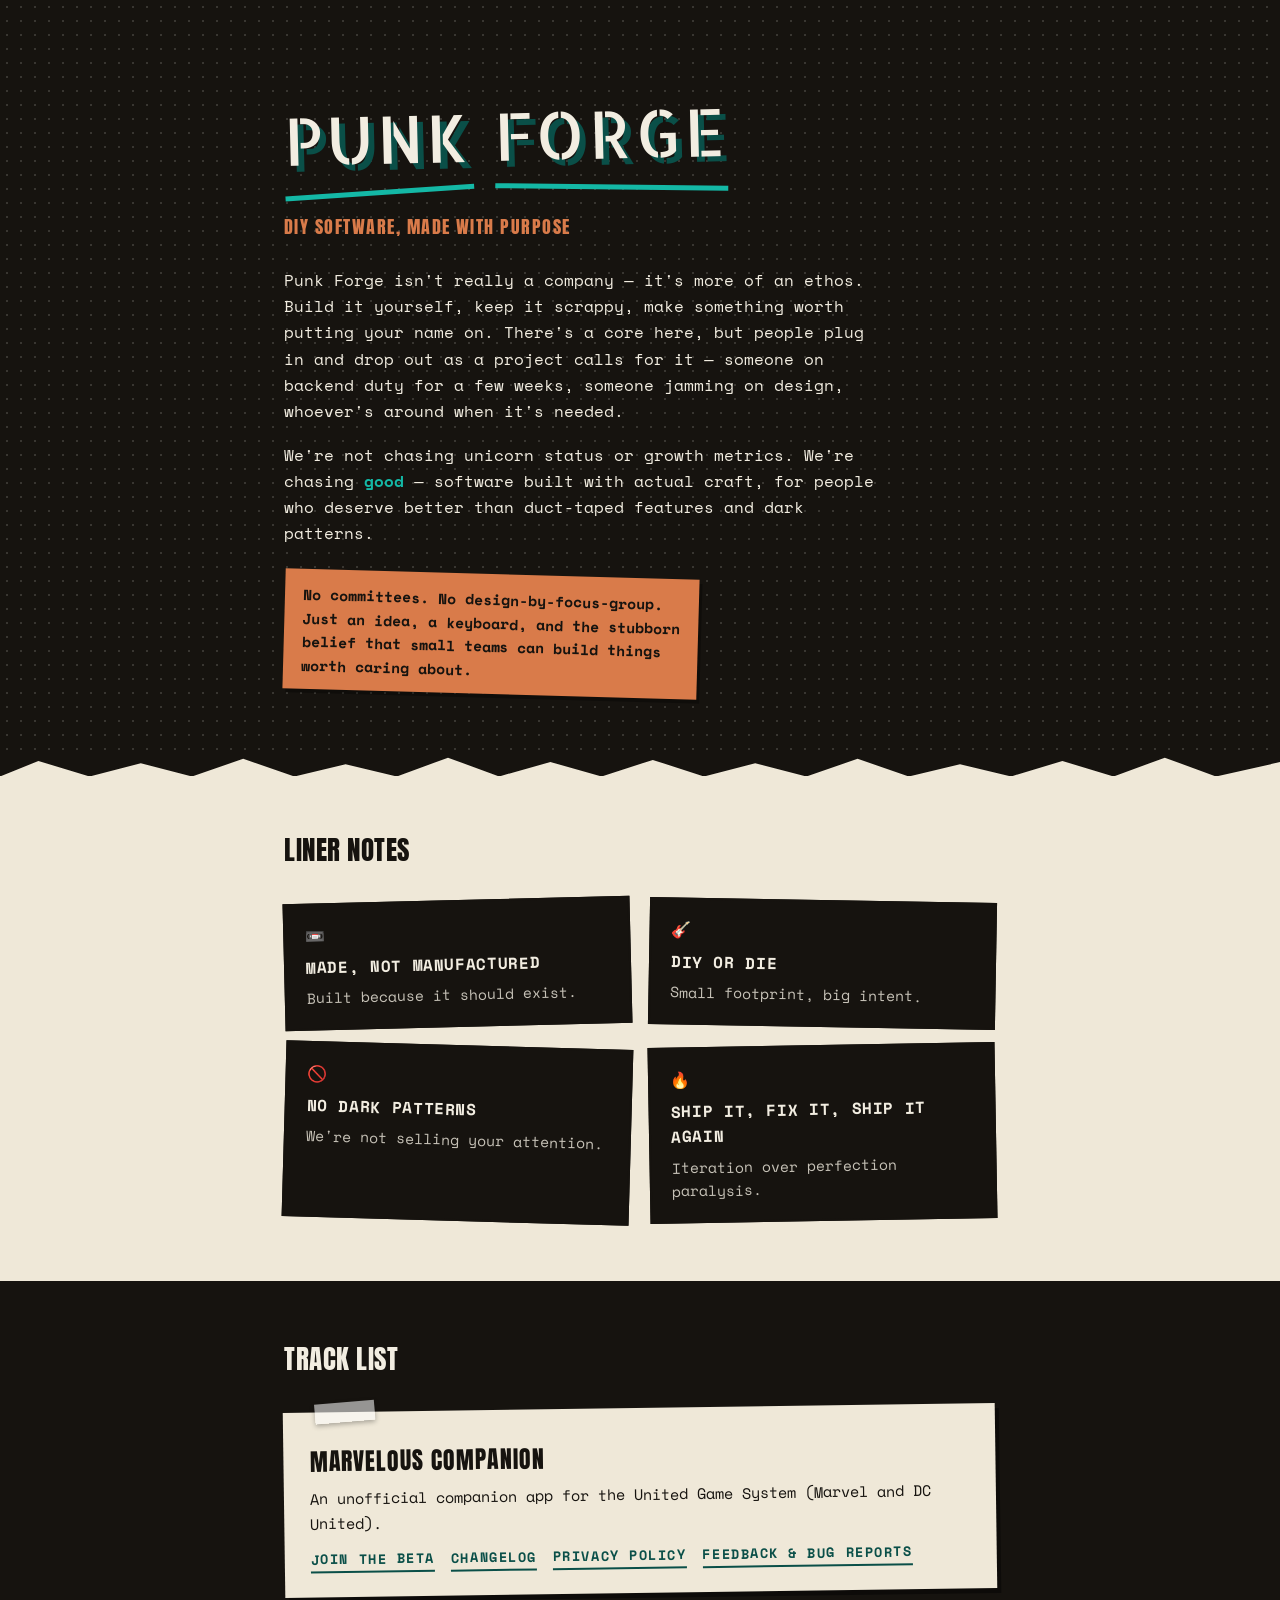
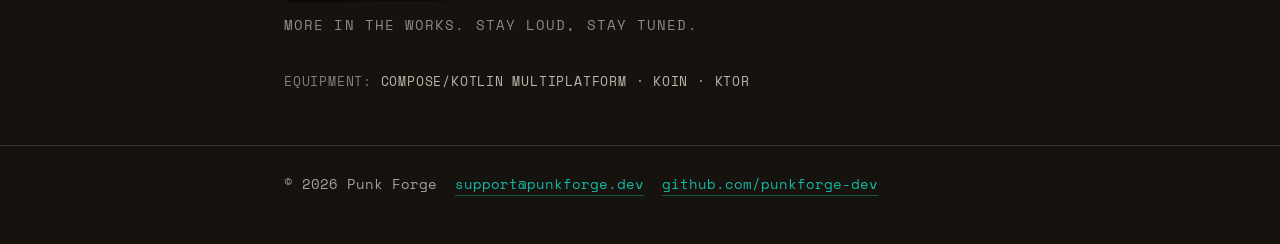
<file: index.html>
<!DOCTYPE html>
<html lang="en">
<head>
<meta charset="UTF-8">
<meta name="viewport" content="width=device-width, initial-scale=1.0">
<title>Punk Forge — DIY software, made with purpose</title>
<link rel="preconnect" href="https://fonts.googleapis.com">
<link rel="preconnect" href="https://fonts.gstatic.com" crossorigin>
<link href="https://fonts.googleapis.com/css2?family=Allerta+Stencil&family=Anton&family=Space+Mono:wght@400;700&display=swap" rel="stylesheet">
<link rel="icon" type="image/svg+xml" href="/assets/favicon.svg">
<link rel="stylesheet" href="/assets/style.css">
<style>
  /* ---------- Hero ---------- */

  .hero {
    position: relative;
    padding: 90px 0 60px;
    background-image: radial-gradient(var(--line) 1px, transparent 1px);
    background-size: 14px 14px;
    overflow: hidden;
  }

  .wordmark-wrap {
    margin-bottom: 20px;
  }

  .wordmark {
    position: relative;
    display: inline-block;
    font-family: 'Allerta Stencil', sans-serif;
    font-weight: 400;
    text-transform: uppercase;
    letter-spacing: 0.05em;
    font-size: clamp(2.3rem, 8.5vw, 4.1rem);
    line-height: 1.4;
    color: var(--cream-text);
    transform: rotate(-1.4deg);
    text-shadow: 6px 6px 0 var(--teal-dark);
  }

  .wordmark .word {
    position: relative;
    display: inline-block;
  }
  .wordmark .word::after {
    content: "";
    position: absolute;
    left: 0;
    bottom: -10px;
    width: 100%;
    height: 5px;
    background: var(--teal);
  }
  .wordmark .word:first-child::after { transform: rotate(-2.5deg); }
  .wordmark .word:last-child::after { transform: rotate(2deg); }

  .patch h1 {
    margin: 0;
    font-family: 'Allerta Stencil', sans-serif;
    font-weight: 400;
    text-transform: uppercase;
    letter-spacing: 0.05em;
    color: var(--ink-black);
    font-size: clamp(1.8rem, 6vw, 2.9rem);
    line-height: 1.05;
    text-align: center;
    white-space: nowrap;
  }

  /* ---------- Setlist (paper-section) + Forging (apps) ---------- */

  .paper-section h2, .apps h2 {
    font-size: 1.7rem;
    margin: 0 0 28px;
  }

  .apps { background: var(--ink-black); padding: 56px 0 40px; }

  .coming-soon {
    margin-top: 22px;
    font-size: 0.85rem;
    text-transform: uppercase;
    letter-spacing: 0.08em;
    color: rgba(242,237,225,0.55);
  }

  .equipment {
    margin-top: 34px;
    font-size: 0.82rem;
    color: rgba(242,237,225,0.5);
    text-transform: uppercase;
    letter-spacing: 0.06em;
  }
  .equipment span { color: rgba(242,237,225,0.75); }
</style>
</head>
<body>

  <section class="hero">
    <div class="wrap">
      <div class="wordmark-wrap">
        <h1 class="wordmark"><span class="word">Punk</span> <span class="word">Forge</span></h1>
      </div>
      <p class="tagline">DIY software, made with purpose</p>
      <p class="lede">
        Punk Forge isn't really a company — it's more of an ethos. Build it
        yourself, keep it scrappy, make something worth putting your name
        on. There's a core here, but people plug in and drop out as a
        project calls for it — someone on backend duty for a few weeks,
        someone jamming on design, whoever's around when it's needed.
      </p>
      <p class="lede">
        We're not chasing unicorn status or growth metrics. We're chasing
        <strong>good</strong> — software built with actual craft, for
        people who deserve better than duct-taped features and dark
        patterns.
      </p>
      <div class="sticky-note">
        No committees. No design-by-focus-group. Just an idea, a keyboard,
        and the stubborn belief that small teams can build things worth
        caring about.
      </div>
    </div>
  </section>

  <div class="torn"></div>

  <section class="paper-section">
    <div class="wrap">
      <h2>Liner Notes</h2>
      <div class="cards">
        <div class="card">
          <div class="mark">📼</div>
          <h3>Made, not manufactured</h3>
          <p>Built because it should exist.</p>
        </div>
        <div class="card">
          <div class="mark">🎸</div>
          <h3>DIY or die</h3>
          <p>Small footprint, big intent.</p>
        </div>
        <div class="card">
          <div class="mark">🚫</div>
          <h3>No dark patterns</h3>
          <p>We're not selling your attention.</p>
        </div>
        <div class="card">
          <div class="mark">🔥</div>
          <h3>Ship it, fix it, ship it again</h3>
          <p>Iteration over perfection paralysis.</p>
        </div>
      </div>
    </div>
  </section>

  <section class="apps">
    <div class="wrap">
      <h2>Track List</h2>
      <div class="app-card">
        <h3>Marvelous Companion</h3>
        <p>An unofficial companion app for the United Game System (Marvel and DC United).</p>
        <div class="app-links">
          <a href="https://discord.gg/6PDXRXaq2K">Join the Beta</a>
          <a href="/marvelous-companion/changelog">Changelog</a>
          <a href="/marvelous-companion/privacy">Privacy Policy</a>
          <a href="/feedback">Feedback &amp; Bug Reports</a>
        </div>
      </div>
      <p class="coming-soon">More in the works. Stay loud, stay tuned.</p>
      <p class="equipment">Equipment: <span>Compose/Kotlin Multiplatform · Koin · Ktor</span></p>
    </div>
  </section>

  <footer>
    <div class="wrap row">
      <span>&copy; 2026 Punk Forge</span>
      <a href="mailto:support@punkforge.dev">support@punkforge.dev</a>
      <a href="https://github.com/punkforge-dev">github.com/punkforge-dev</a>
    </div>
  </footer>

</body>
</html>
</file>
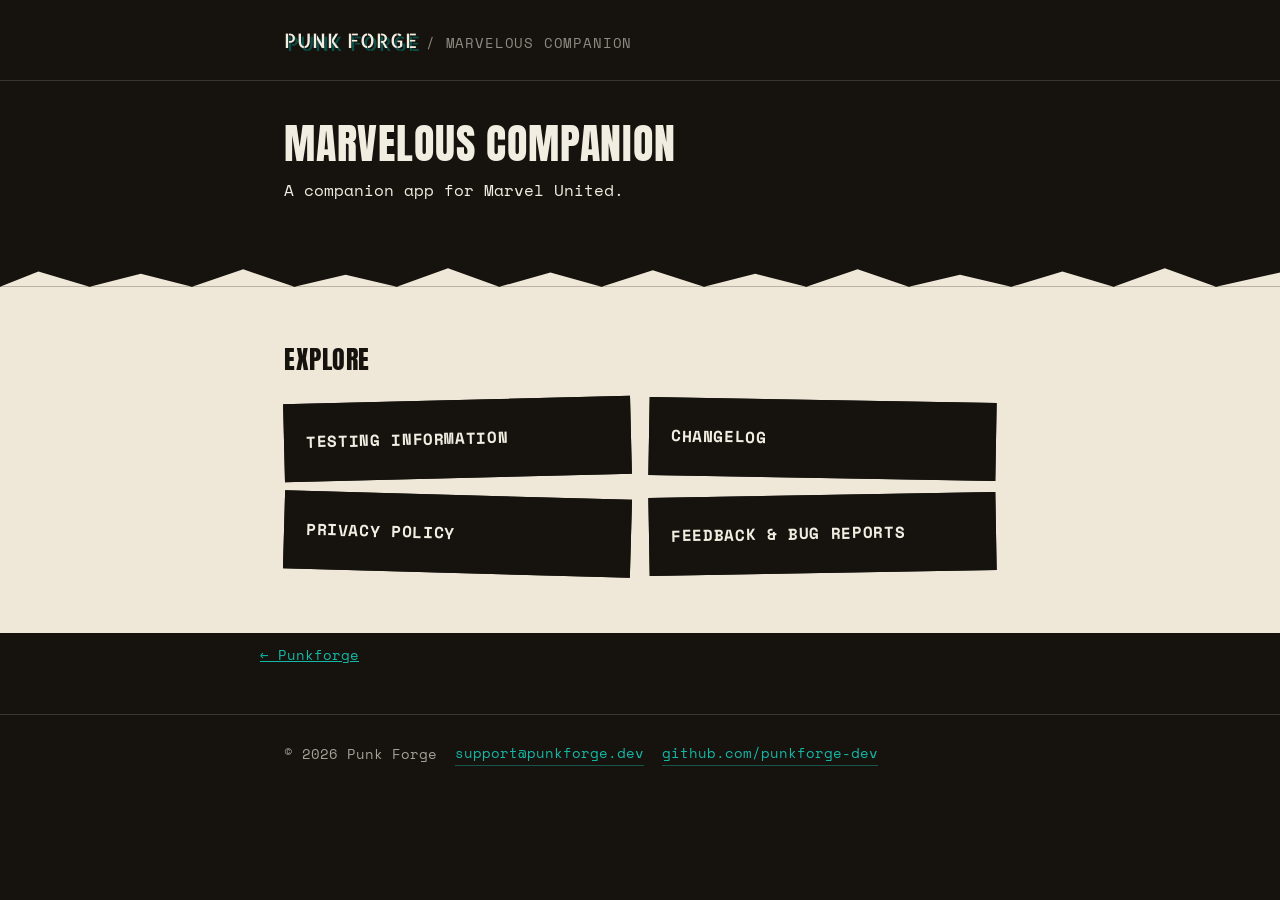
<file: marvelous-companion/index.html>
<!DOCTYPE html>
<html lang="en">
<head>
<meta charset="UTF-8">
<meta name="viewport" content="width=device-width, initial-scale=1.0">
<title>Marvelous Companion</title>
<link rel="preconnect" href="https://fonts.googleapis.com">
<link rel="preconnect" href="https://fonts.gstatic.com" crossorigin>
<link href="https://fonts.googleapis.com/css2?family=Allerta+Stencil&family=Anton&family=Space+Mono:wght@400;700&display=swap" rel="stylesheet">
<link rel="icon" type="image/svg+xml" href="/assets/favicon.svg">
<link rel="stylesheet" href="/assets/style.css">
<style>
  .hero-simple { padding: 40px 0 44px; }
</style>
</head>
<body>

  <div class="site-header">
    <div class="wrap">
      <a class="wordmark-sm" href="/">Punk Forge</a><span class="crumb">/ Marvelous Companion</span>
    </div>
  </div>

  <section class="hero-simple">
    <div class="wrap">
      <h1>Marvelous Companion</h1>
      <p class="lede">A companion app for Marvel United.</p>
    </div>
  </section>

  <div class="torn"></div>

  <section class="paper-section">
    <div class="wrap">
      <h2>Explore</h2>
      <div class="cards">
        <a class="card" href="/marvelous-companion/testing">
          <h3>Testing Information</h3>
        </a>
        <a class="card" href="/marvelous-companion/changelog">
          <h3>Changelog</h3>
        </a>
        <a class="card" href="/marvelous-companion/privacy">
          <h3>Privacy Policy</h3>
        </a>
        <a class="card" href="/feedback">
          <h3>Feedback &amp; Bug Reports</h3>
        </a>
      </div>
    </div>
  </section>

  <p class="back-links wrap"><a href="/">← Punkforge</a></p>

  <footer>
    <div class="wrap row">
      <span>&copy; 2026 Punk Forge</span>
      <a href="mailto:support@punkforge.dev">support@punkforge.dev</a>
      <a href="https://github.com/punkforge-dev">github.com/punkforge-dev</a>
    </div>
  </footer>

</body>
</html>
</file>
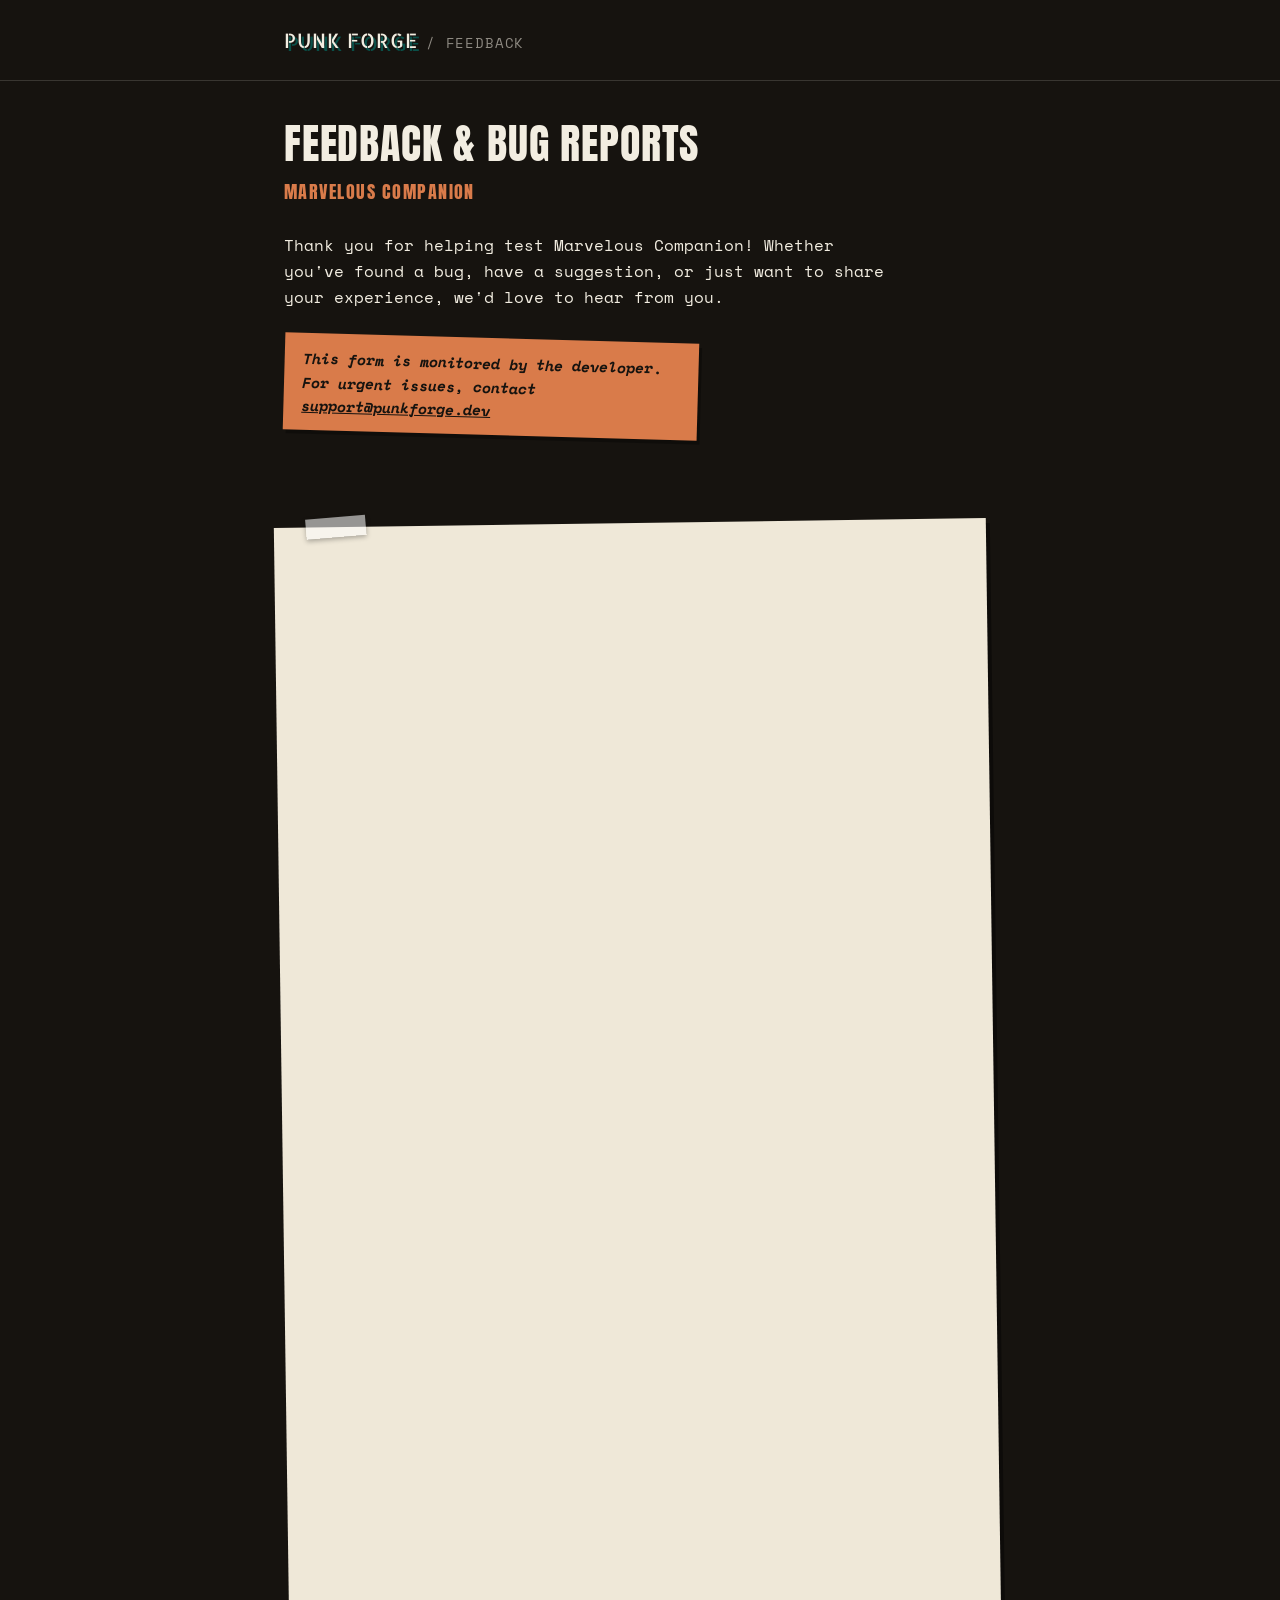
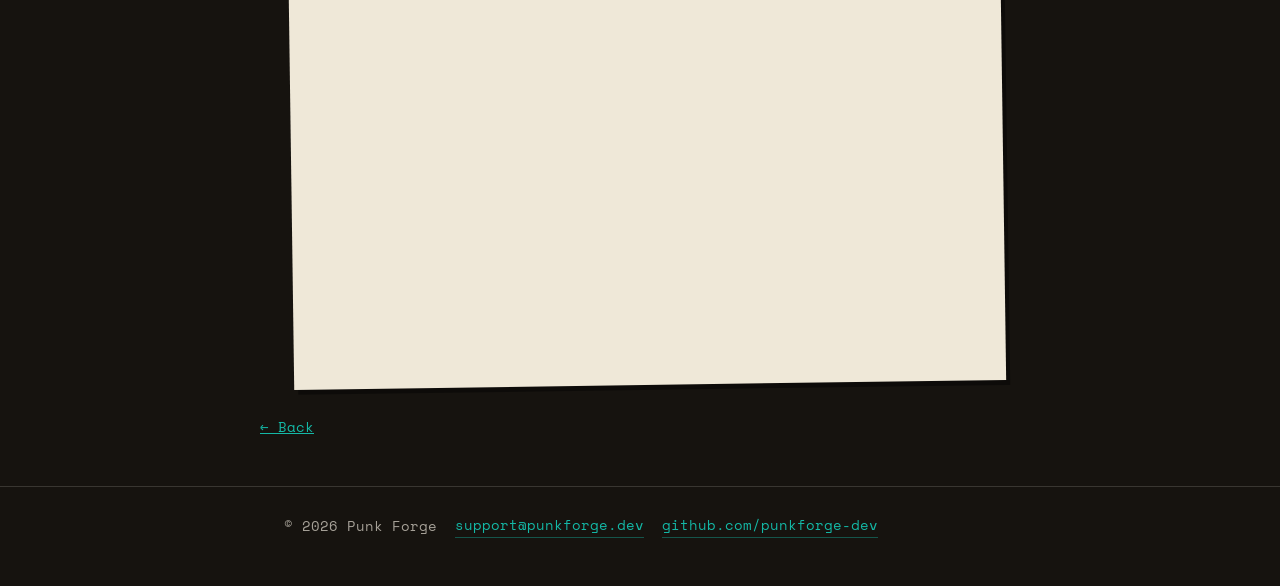
<file: feedback.html>
<!DOCTYPE html>
<html lang="en">
<head>
<meta charset="UTF-8">
<meta name="viewport" content="width=device-width, initial-scale=1.0">
<title>Feedback — Marvelous Companion</title>
<link rel="preconnect" href="https://fonts.googleapis.com">
<link rel="preconnect" href="https://fonts.gstatic.com" crossorigin>
<link href="https://fonts.googleapis.com/css2?family=Allerta+Stencil&family=Anton&family=Space+Mono:wght@400;700&display=swap" rel="stylesheet">
<link rel="icon" type="image/svg+xml" href="/assets/favicon.svg">
<link rel="stylesheet" href="/assets/style.css">
<style>
  .hero-simple { padding: 40px 0 44px; }
  .form-section { padding: 44px 0 20px; }
  .form-card iframe { width: 100%; border: none; display: block; }
</style>
</head>
<body>

  <div class="site-header">
    <div class="wrap">
      <a class="wordmark-sm" href="/">Punk Forge</a><span class="crumb">/ Feedback</span>
    </div>
  </div>

  <section class="hero-simple">
    <div class="wrap">
      <h1>Feedback & Bug Reports</h1>
      <p class="tagline">Marvelous Companion</p>
      <p class="lede">Thank you for helping test Marvelous Companion! Whether you've found a bug, have a suggestion, or just want to share your experience, we'd love to hear from you.</p>
      <div class="sticky-note">
        <em>This form is monitored by the developer. For urgent issues, contact <a href="mailto:support@punkforge.dev">support@punkforge.dev</a></em>
      </div>
    </div>
  </section>

  <section class="form-section">
    <div class="wrap">
      <div class="app-card form-card">
        <iframe src="https://docs.google.com/forms/d/e/1FAIpQLSfavmP2cDz-6B0w-UbayXWNz0SPtFHKwsu-n6SlfrsPns_Ujw/viewform?embedded=true" height="1414" frameborder="0" marginheight="0" marginwidth="0">Loading…</iframe>
      </div>
    </div>
  </section>

  <p class="back-links wrap"><a href="/">← Back</a></p>

  <footer>
    <div class="wrap row">
      <span>&copy; 2026 Punk Forge</span>
      <a href="mailto:support@punkforge.dev">support@punkforge.dev</a>
      <a href="https://github.com/punkforge-dev">github.com/punkforge-dev</a>
    </div>
  </footer>

</body>
</html>
</file>
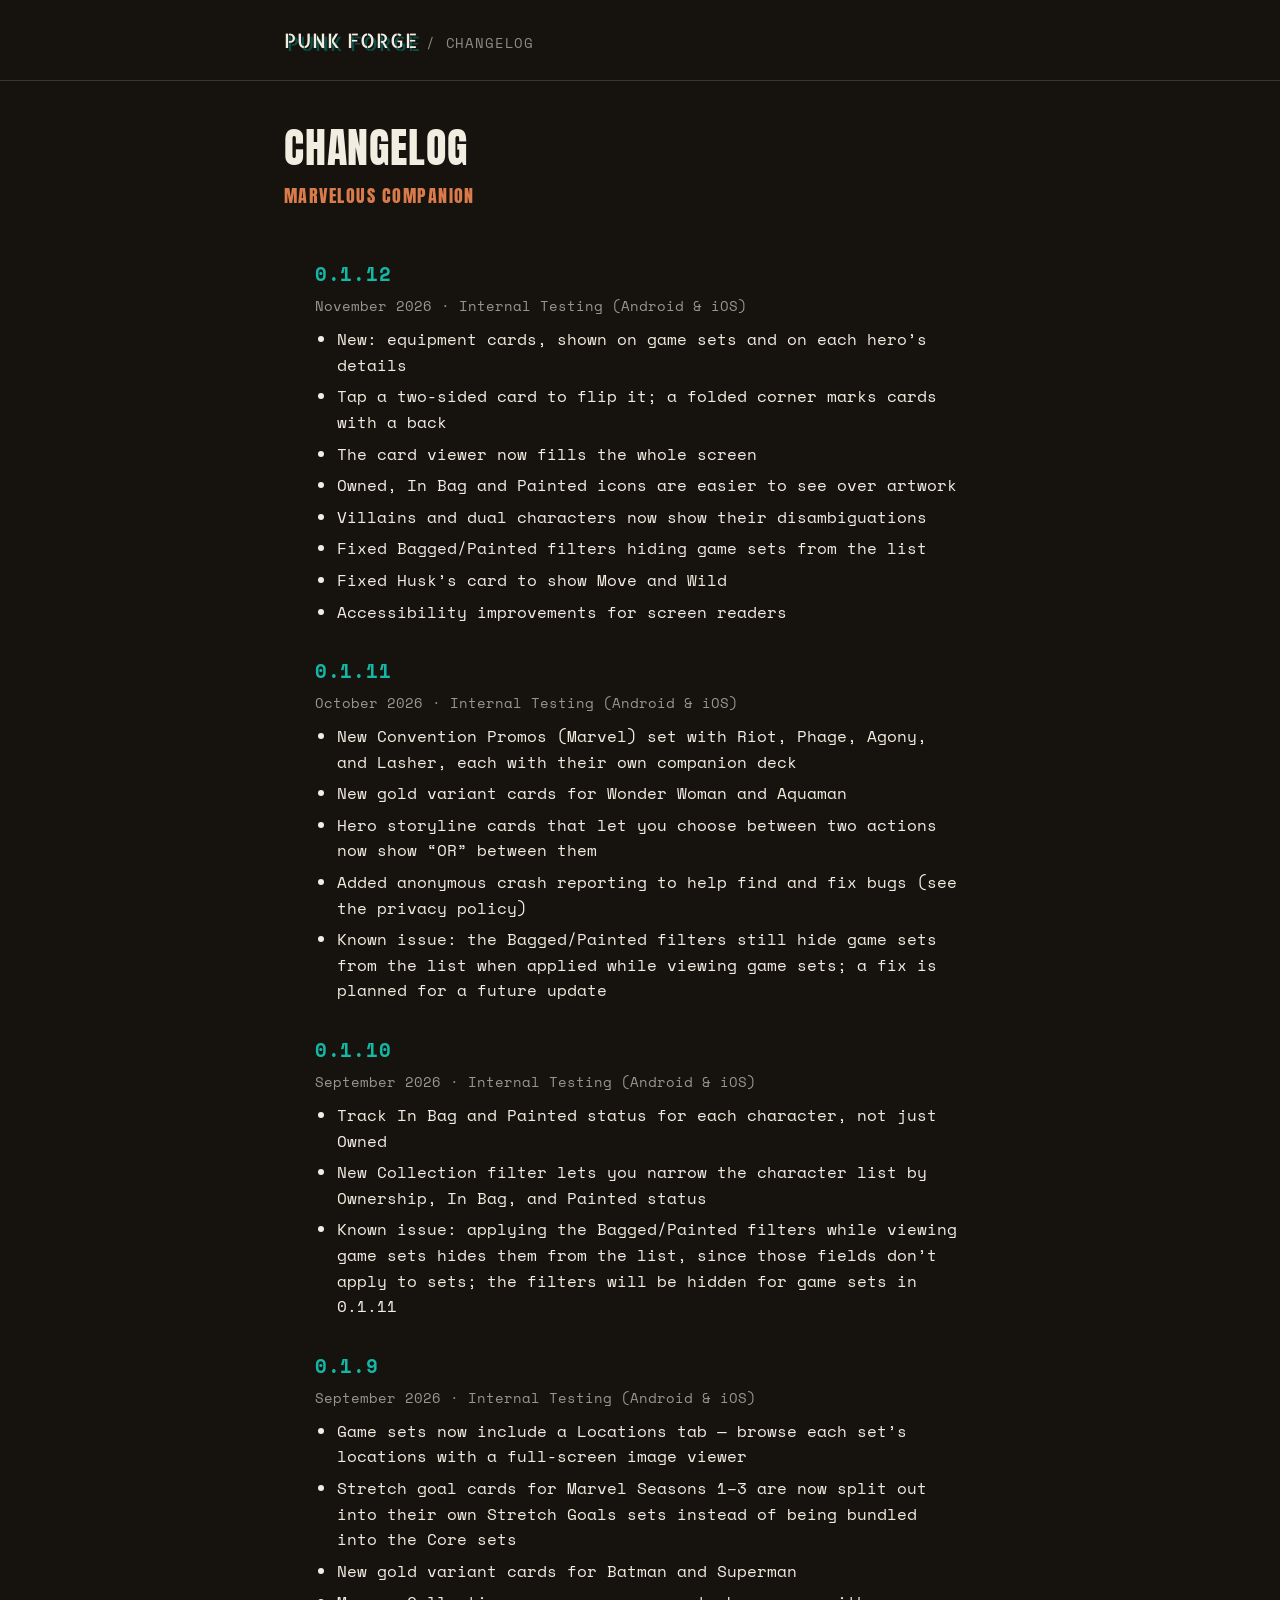
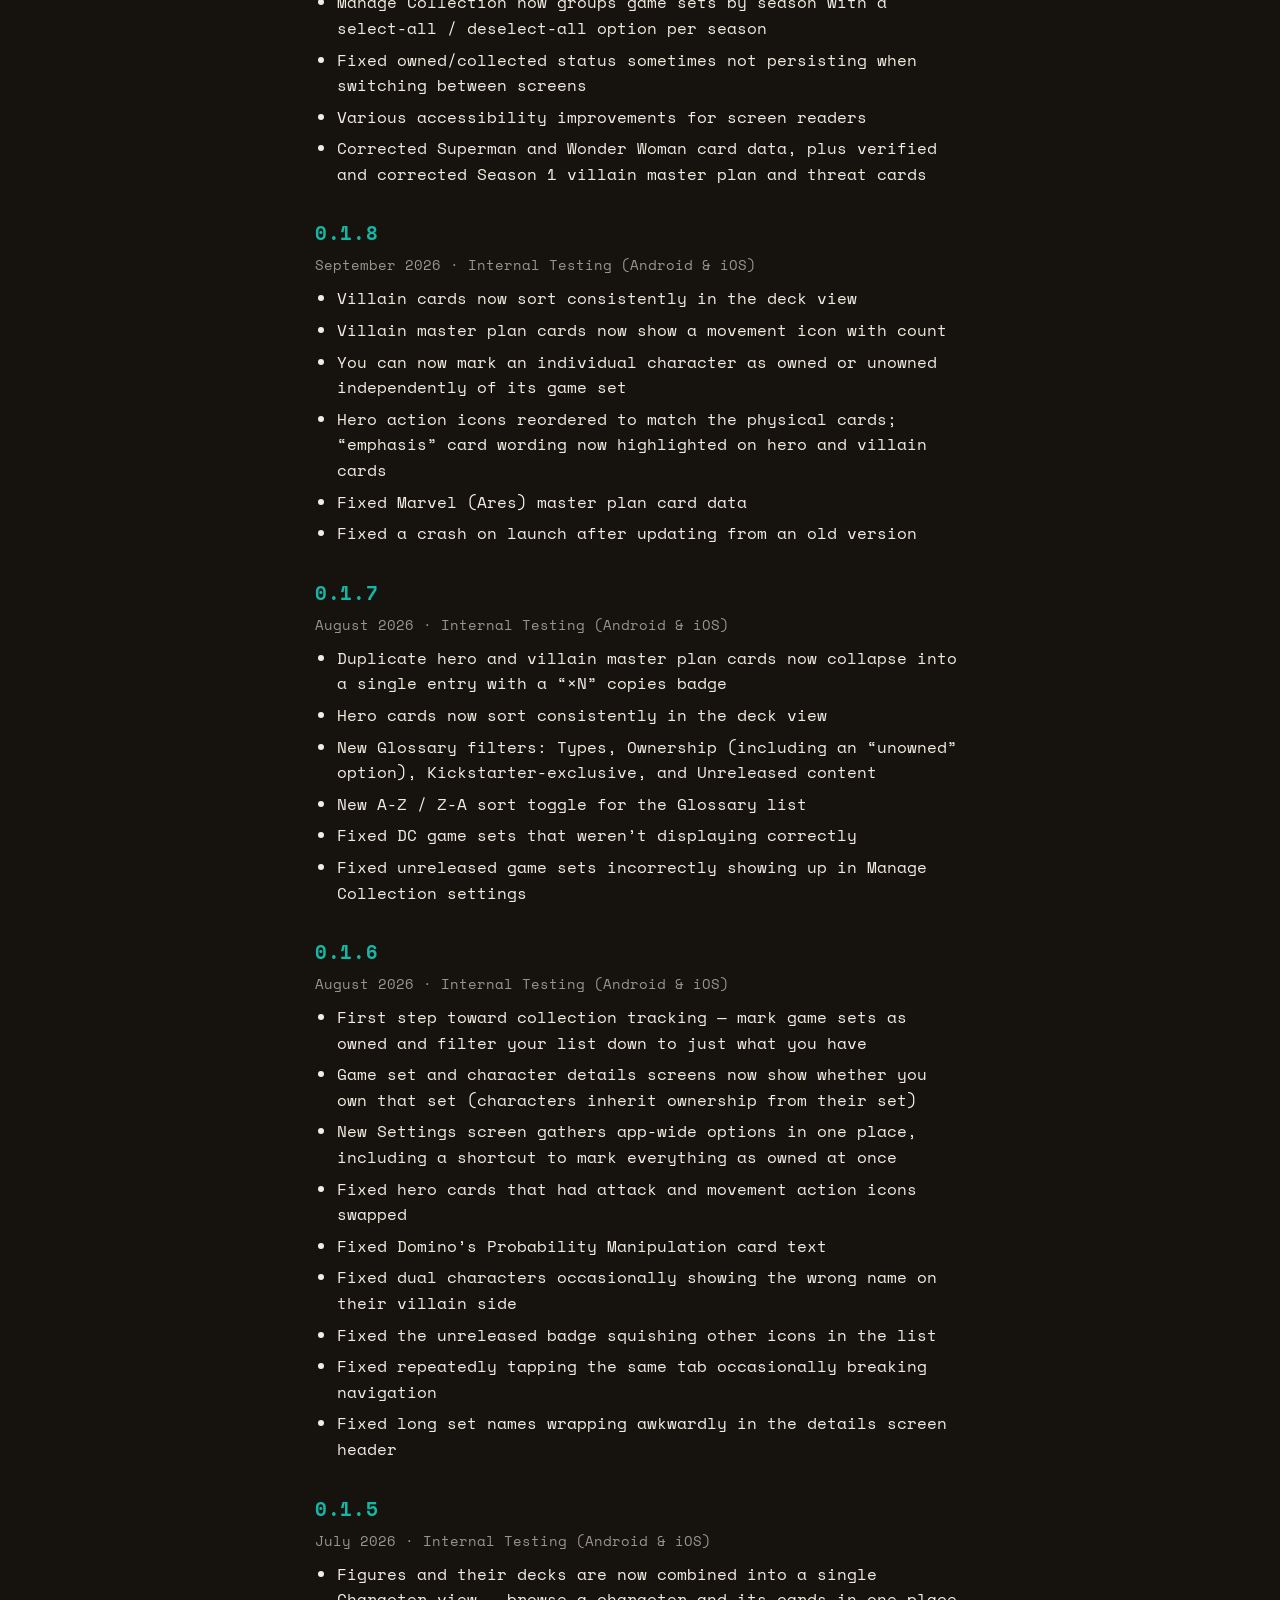
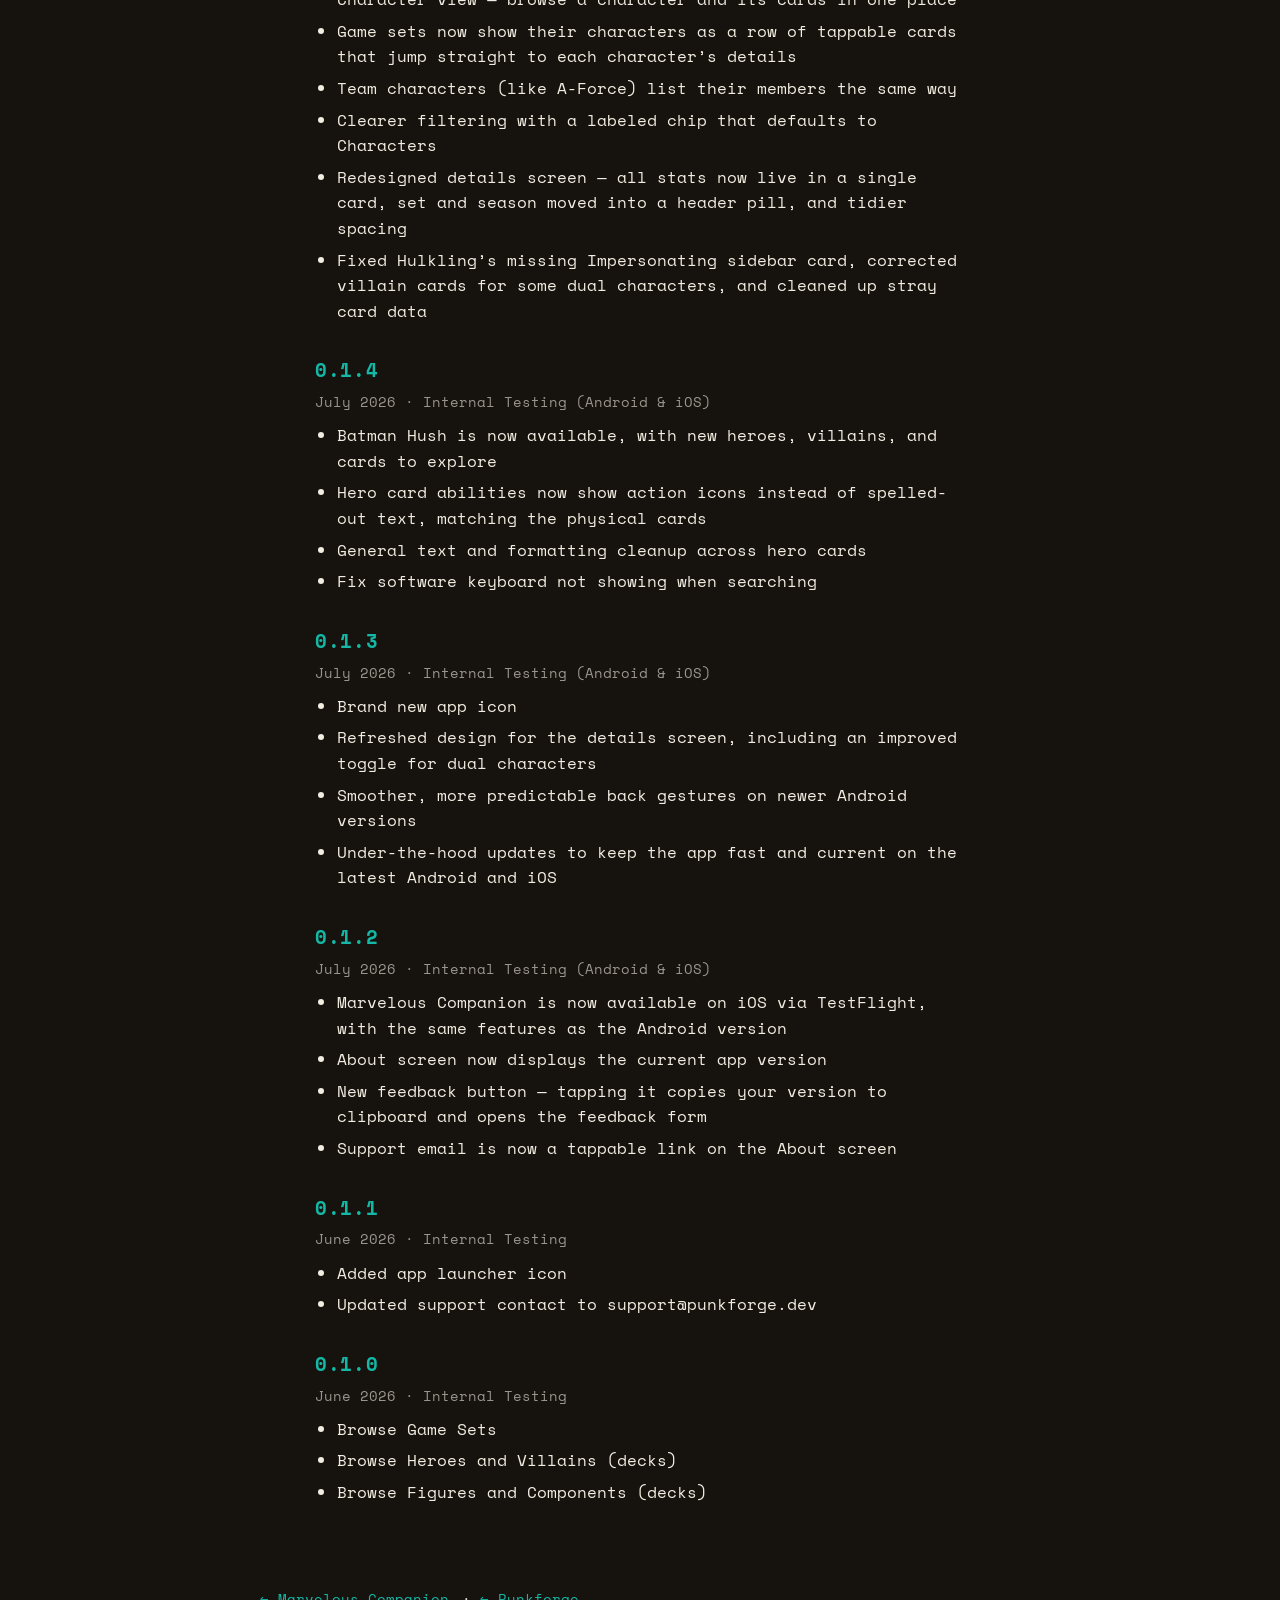
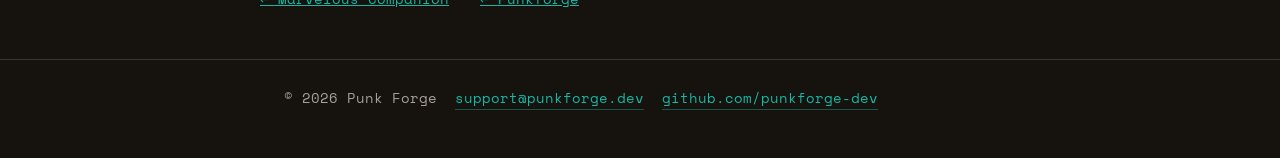
<file: marvelous-companion/changelog.html>
<!DOCTYPE html>
<html lang="en">
<head>
<meta charset="UTF-8">
<meta name="viewport" content="width=device-width, initial-scale=1.0">
<title>Changelog — Marvelous Companion</title>
<link rel="preconnect" href="https://fonts.googleapis.com">
<link rel="preconnect" href="https://fonts.gstatic.com" crossorigin>
<link href="https://fonts.googleapis.com/css2?family=Allerta+Stencil&family=Anton&family=Space+Mono:wght@400;700&display=swap" rel="stylesheet">
<link rel="icon" type="image/svg+xml" href="/assets/favicon.svg">
<link rel="stylesheet" href="/assets/style.css">
<style>
  .release { margin-bottom: 32px; }
  .release h3 { margin-bottom: 4px; color: var(--teal); }
</style>
</head>
<body>

  <div class="site-header">
    <div class="wrap">
      <a class="wordmark-sm" href="/">Punk Forge</a><span class="crumb">/ Changelog</span>
    </div>
  </div>

  <header class="page-head">
    <div class="wrap">
      <h1>Changelog</h1>
      <p class="tagline">Marvelous Companion</p>
    </div>
  </header>

  <main class="prose wrap">
    <div class="release">
      <h3>0.1.12</h3>
      <p class="meta">November 2026 · Internal Testing (Android &amp; iOS)</p>
      <ul>
        <li>New: equipment cards, shown on game sets and on each hero&rsquo;s details</li>
        <li>Tap a two-sided card to flip it; a folded corner marks cards with a back</li>
        <li>The card viewer now fills the whole screen</li>
        <li>Owned, In Bag and Painted icons are easier to see over artwork</li>
        <li>Villains and dual characters now show their disambiguations</li>
        <li>Fixed Bagged/Painted filters hiding game sets from the list</li>
        <li>Fixed Husk&rsquo;s card to show Move and Wild</li>
        <li>Accessibility improvements for screen readers</li>
      </ul>
    </div>
    <div class="release">
      <h3>0.1.11</h3>
      <p class="meta">October 2026 · Internal Testing (Android &amp; iOS)</p>
      <ul>
        <li>New Convention Promos (Marvel) set with Riot, Phage, Agony, and Lasher, each with their own companion deck</li>
        <li>New gold variant cards for Wonder Woman and Aquaman</li>
        <li>Hero storyline cards that let you choose between two actions now show &ldquo;OR&rdquo; between them</li>
        <li>Added anonymous crash reporting to help find and fix bugs (see the privacy policy)</li>
        <li>Known issue: the Bagged/Painted filters still hide game sets from the list when applied while viewing game sets; a fix is planned for a future update</li>
      </ul>
    </div>
    <div class="release">
      <h3>0.1.10</h3>
      <p class="meta">September 2026 · Internal Testing (Android &amp; iOS)</p>
      <ul>
        <li>Track In Bag and Painted status for each character, not just Owned</li>
        <li>New Collection filter lets you narrow the character list by Ownership, In Bag, and Painted status</li>
        <li>Known issue: applying the Bagged/Painted filters while viewing game sets hides them from the list, since those fields don&rsquo;t apply to sets; the filters will be hidden for game sets in 0.1.11</li>
      </ul>
    </div>
    <div class="release">
      <h3>0.1.9</h3>
      <p class="meta">September 2026 · Internal Testing (Android &amp; iOS)</p>
      <ul>
        <li>Game sets now include a Locations tab — browse each set&rsquo;s locations with a full-screen image viewer</li>
        <li>Stretch goal cards for Marvel Seasons 1&ndash;3 are now split out into their own Stretch Goals sets instead of being bundled into the Core sets</li>
        <li>New gold variant cards for Batman and Superman</li>
        <li>Manage Collection now groups game sets by season with a select-all / deselect-all option per season</li>
        <li>Fixed owned/collected status sometimes not persisting when switching between screens</li>
        <li>Various accessibility improvements for screen readers</li>
        <li>Corrected Superman and Wonder Woman card data, plus verified and corrected Season 1 villain master plan and threat cards</li>
      </ul>
    </div>
    <div class="release">
      <h3>0.1.8</h3>
      <p class="meta">September 2026 · Internal Testing (Android &amp; iOS)</p>
      <ul>
        <li>Villain cards now sort consistently in the deck view</li>
        <li>Villain master plan cards now show a movement icon with count</li>
        <li>You can now mark an individual character as owned or unowned independently of its game set</li>
        <li>Hero action icons reordered to match the physical cards; &ldquo;emphasis&rdquo; card wording now highlighted on hero and villain cards</li>
        <li>Fixed Marvel (Ares) master plan card data</li>
        <li>Fixed a crash on launch after updating from an old version</li>
      </ul>
    </div>
    <div class="release">
      <h3>0.1.7</h3>
      <p class="meta">August 2026 · Internal Testing (Android &amp; iOS)</p>
      <ul>
        <li>Duplicate hero and villain master plan cards now collapse into a single entry with a &ldquo;&times;N&rdquo; copies badge</li>
        <li>Hero cards now sort consistently in the deck view</li>
        <li>New Glossary filters: Types, Ownership (including an &ldquo;unowned&rdquo; option), Kickstarter-exclusive, and Unreleased content</li>
        <li>New A-Z / Z-A sort toggle for the Glossary list</li>
        <li>Fixed DC game sets that weren&rsquo;t displaying correctly</li>
        <li>Fixed unreleased game sets incorrectly showing up in Manage Collection settings</li>
      </ul>
    </div>
    <div class="release">
      <h3>0.1.6</h3>
      <p class="meta">August 2026 · Internal Testing (Android &amp; iOS)</p>
      <ul>
        <li>First step toward collection tracking — mark game sets as owned and filter your list down to just what you have</li>
        <li>Game set and character details screens now show whether you own that set (characters inherit ownership from their set)</li>
        <li>New Settings screen gathers app-wide options in one place, including a shortcut to mark everything as owned at once</li>
        <li>Fixed hero cards that had attack and movement action icons swapped</li>
        <li>Fixed Domino&rsquo;s Probability Manipulation card text</li>
        <li>Fixed dual characters occasionally showing the wrong name on their villain side</li>
        <li>Fixed the unreleased badge squishing other icons in the list</li>
        <li>Fixed repeatedly tapping the same tab occasionally breaking navigation</li>
        <li>Fixed long set names wrapping awkwardly in the details screen header</li>
      </ul>
    </div>
    <div class="release">
      <h3>0.1.5</h3>
      <p class="meta">July 2026 · Internal Testing (Android &amp; iOS)</p>
      <ul>
        <li>Figures and their decks are now combined into a single Character view — browse a character and its cards in one place</li>
        <li>Game sets now show their characters as a row of tappable cards that jump straight to each character&rsquo;s details</li>
        <li>Team characters (like A-Force) list their members the same way</li>
        <li>Clearer filtering with a labeled chip that defaults to Characters</li>
        <li>Redesigned details screen — all stats now live in a single card, set and season moved into a header pill, and tidier spacing</li>
        <li>Fixed Hulkling&rsquo;s missing Impersonating sidebar card, corrected villain cards for some dual characters, and cleaned up stray card data</li>
      </ul>
    </div>
    <div class="release">
      <h3>0.1.4</h3>
      <p class="meta">July 2026 · Internal Testing (Android &amp; iOS)</p>
      <ul>
        <li>Batman Hush is now available, with new heroes, villains, and cards to explore</li>
        <li>Hero card abilities now show action icons instead of spelled-out text, matching the physical cards</li>
        <li>General text and formatting cleanup across hero cards</li>
        <li>Fix software keyboard not showing when searching</li>
      </ul>
    </div>
    <div class="release">
      <h3>0.1.3</h3>
      <p class="meta">July 2026 · Internal Testing (Android &amp; iOS)</p>
      <ul>
        <li>Brand new app icon</li>
        <li>Refreshed design for the details screen, including an improved toggle for dual characters</li>
        <li>Smoother, more predictable back gestures on newer Android versions</li>
        <li>Under-the-hood updates to keep the app fast and current on the latest Android and iOS</li>
      </ul>
    </div>
    <div class="release">
      <h3>0.1.2</h3>
      <p class="meta">July 2026 · Internal Testing (Android &amp; iOS)</p>
      <ul>
        <li>Marvelous Companion is now available on iOS via TestFlight, with the same features as the Android version</li>
        <li>About screen now displays the current app version</li>
        <li>New feedback button — tapping it copies your version to clipboard and opens the feedback form</li>
        <li>Support email is now a tappable link on the About screen</li>
      </ul>
    </div>
    <div class="release">
      <h3>0.1.1</h3>
      <p class="meta">June 2026 · Internal Testing</p>
      <ul>
        <li>Added app launcher icon</li>
        <li>Updated support contact to support@punkforge.dev</li>
      </ul>
    </div>
    <div class="release">
      <h3>0.1.0</h3>
      <p class="meta">June 2026 · Internal Testing</p>
      <ul>
        <li>Browse Game Sets</li>
        <li>Browse Heroes and Villains (decks)</li>
        <li>Browse Figures and Components (decks)</li>
      </ul>
    </div>
  </main>

  <p class="back-links wrap"><a href="/marvelous-companion">← Marvelous Companion</a> · <a href="/">← Punkforge</a></p>

  <footer>
    <div class="wrap row">
      <span>&copy; 2026 Punk Forge</span>
      <a href="mailto:support@punkforge.dev">support@punkforge.dev</a>
      <a href="https://github.com/punkforge-dev">github.com/punkforge-dev</a>
    </div>
  </footer>

</body>
</html>
</file>
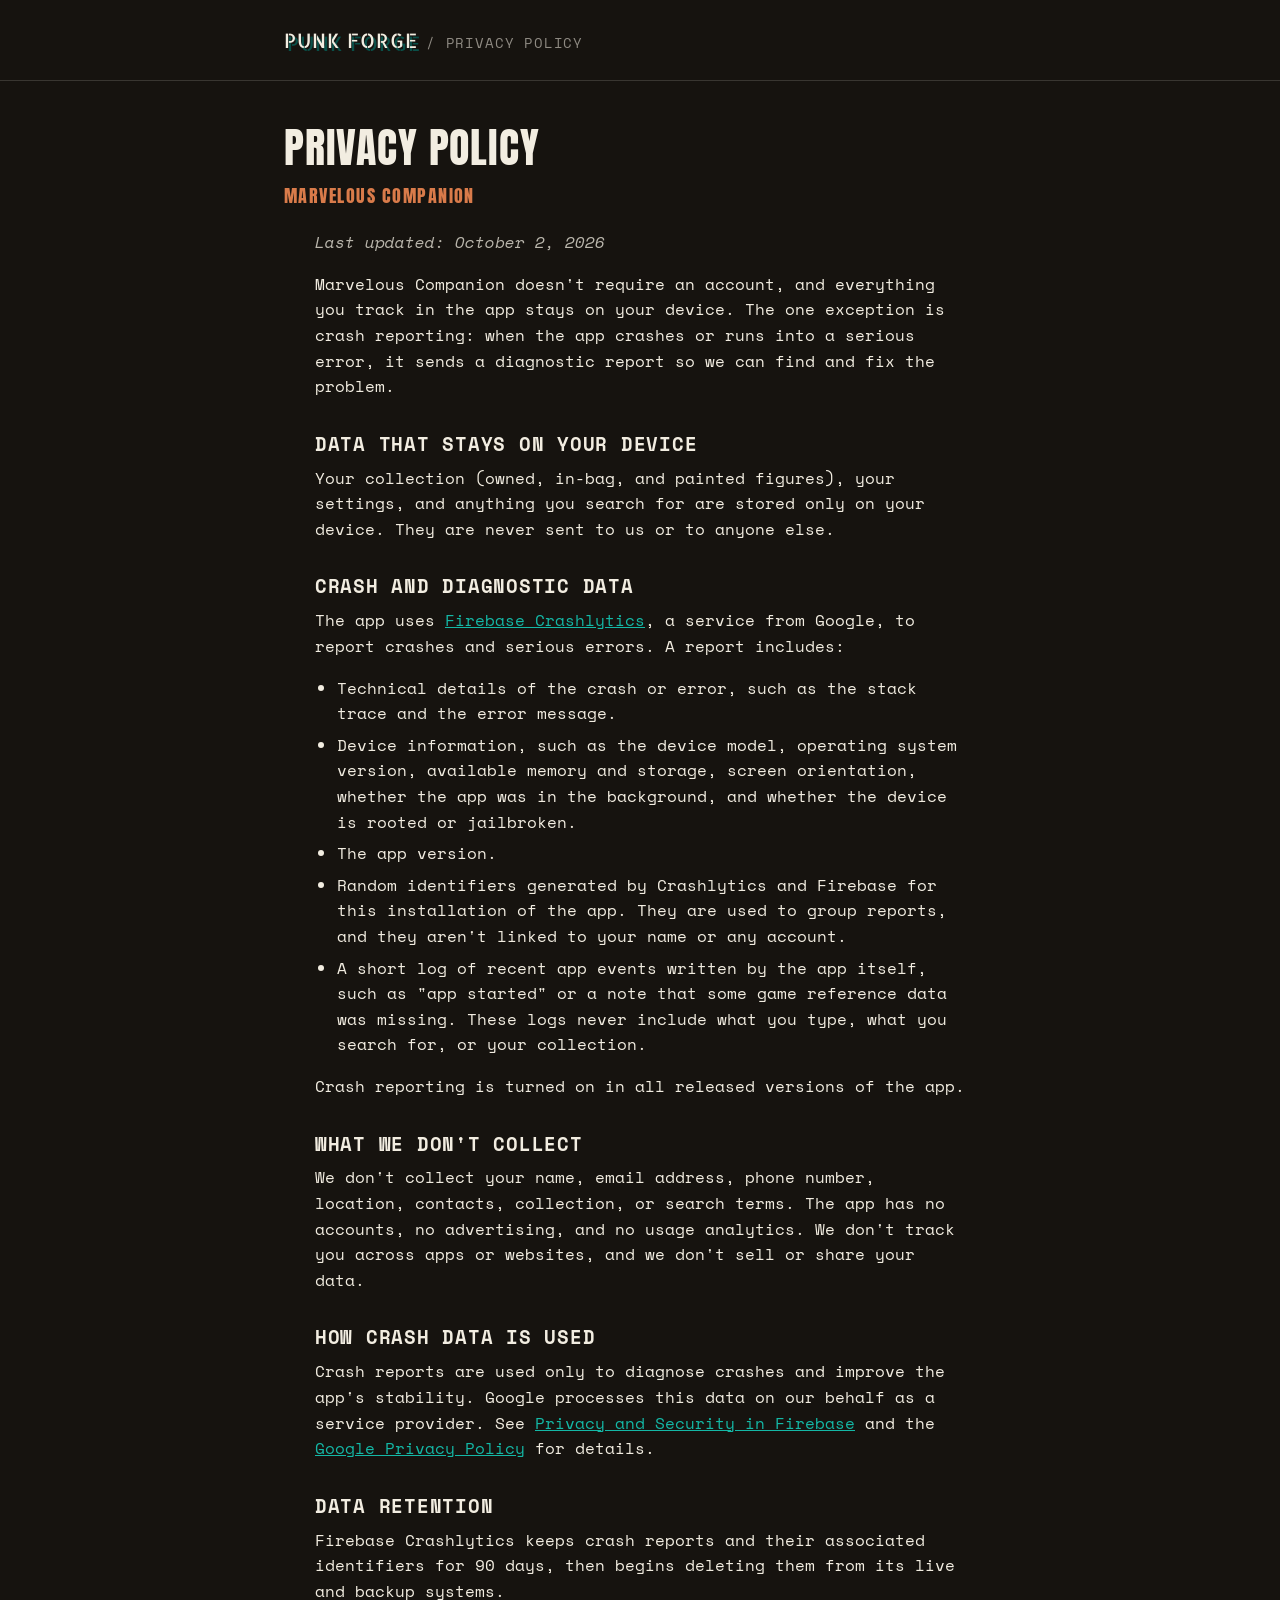
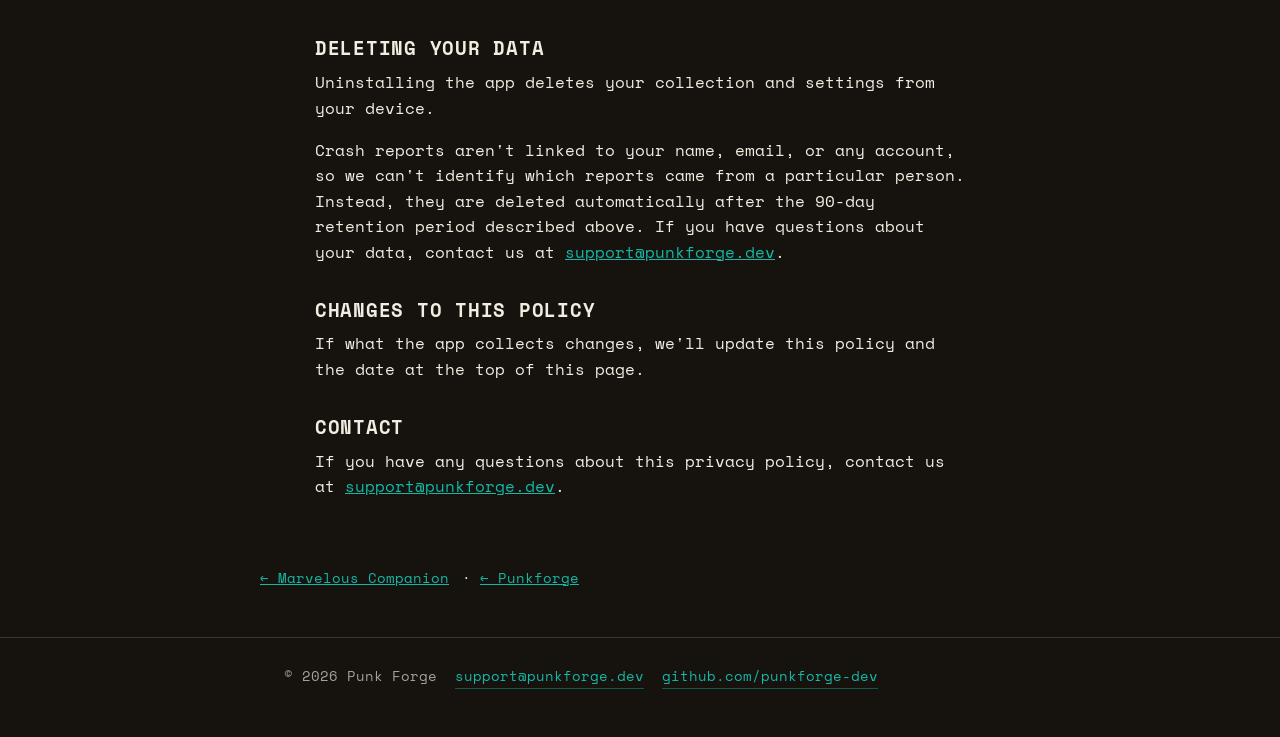
<file: marvelous-companion/privacy.html>
<!DOCTYPE html>
<html lang="en">
<head>
<meta charset="UTF-8">
<meta name="viewport" content="width=device-width, initial-scale=1.0">
<title>Privacy Policy — Marvelous Companion</title>
<link rel="preconnect" href="https://fonts.googleapis.com">
<link rel="preconnect" href="https://fonts.gstatic.com" crossorigin>
<link href="https://fonts.googleapis.com/css2?family=Allerta+Stencil&family=Anton&family=Space+Mono:wght@400;700&display=swap" rel="stylesheet">
<link rel="icon" type="image/svg+xml" href="/assets/favicon.svg">
<link rel="stylesheet" href="/assets/style.css">
</head>
<body>

  <div class="site-header">
    <div class="wrap">
      <a class="wordmark-sm" href="/">Punk Forge</a><span class="crumb">/ Privacy Policy</span>
    </div>
  </div>

  <header class="page-head">
    <div class="wrap">
      <h1>Privacy Policy</h1>
      <p class="tagline">Marvelous Companion</p>
    </div>
  </header>

  <main class="prose wrap">
    <p><em>Last updated: October 2, 2026</em></p>
    <p>Marvelous Companion doesn't require an account, and everything you track in the app stays on your device. The one exception is crash reporting: when the app crashes or runs into a serious error, it sends a diagnostic report so we can find and fix the problem.</p>

    <h3>Data That Stays on Your Device</h3>
    <p>Your collection (owned, in-bag, and painted figures), your settings, and anything you search for are stored only on your device. They are never sent to us or to anyone else.</p>

    <h3>Crash and Diagnostic Data</h3>
    <p>The app uses <a href="https://firebase.google.com/products/crashlytics">Firebase Crashlytics</a>, a service from Google, to report crashes and serious errors. A report includes:</p>
    <ul>
      <li>Technical details of the crash or error, such as the stack trace and the error message.</li>
      <li>Device information, such as the device model, operating system version, available memory and storage, screen orientation, whether the app was in the background, and whether the device is rooted or jailbroken.</li>
      <li>The app version.</li>
      <li>Random identifiers generated by Crashlytics and Firebase for this installation of the app. They are used to group reports, and they aren't linked to your name or any account.</li>
      <li>A short log of recent app events written by the app itself, such as "app started" or a note that some game reference data was missing. These logs never include what you type, what you search for, or your collection.</li>
    </ul>
    <p>Crash reporting is turned on in all released versions of the app.</p>

    <h3>What We Don't Collect</h3>
    <p>We don't collect your name, email address, phone number, location, contacts, collection, or search terms. The app has no accounts, no advertising, and no usage analytics. We don't track you across apps or websites, and we don't sell or share your data.</p>

    <h3>How Crash Data Is Used</h3>
    <p>Crash reports are used only to diagnose crashes and improve the app's stability. Google processes this data on our behalf as a service provider. See <a href="https://firebase.google.com/support/privacy">Privacy and Security in Firebase</a> and the <a href="https://policies.google.com/privacy">Google Privacy Policy</a> for details.</p>

    <h3>Data Retention</h3>
    <p>Firebase Crashlytics keeps crash reports and their associated identifiers for 90 days, then begins deleting them from its live and backup systems.</p>

    <h3>Deleting Your Data</h3>
    <p>Uninstalling the app deletes your collection and settings from your device.</p>
    <p>Crash reports aren't linked to your name, email, or any account, so we can't identify which reports came from a particular person. Instead, they are deleted automatically after the 90-day retention period described above. If you have questions about your data, contact us at <a href="mailto:support@punkforge.dev">support@punkforge.dev</a>.</p>

    <h3>Changes to This Policy</h3>
    <p>If what the app collects changes, we'll update this policy and the date at the top of this page.</p>

    <h3>Contact</h3>
    <p>If you have any questions about this privacy policy, contact us at <a href="mailto:support@punkforge.dev">support@punkforge.dev</a>.</p>
  </main>

  <p class="back-links wrap"><a href="/marvelous-companion">← Marvelous Companion</a> · <a href="/">← Punkforge</a></p>

  <footer>
    <div class="wrap row">
      <span>&copy; 2026 Punk Forge</span>
      <a href="mailto:support@punkforge.dev">support@punkforge.dev</a>
      <a href="https://github.com/punkforge-dev">github.com/punkforge-dev</a>
    </div>
  </footer>

</body>
</html>
</file>
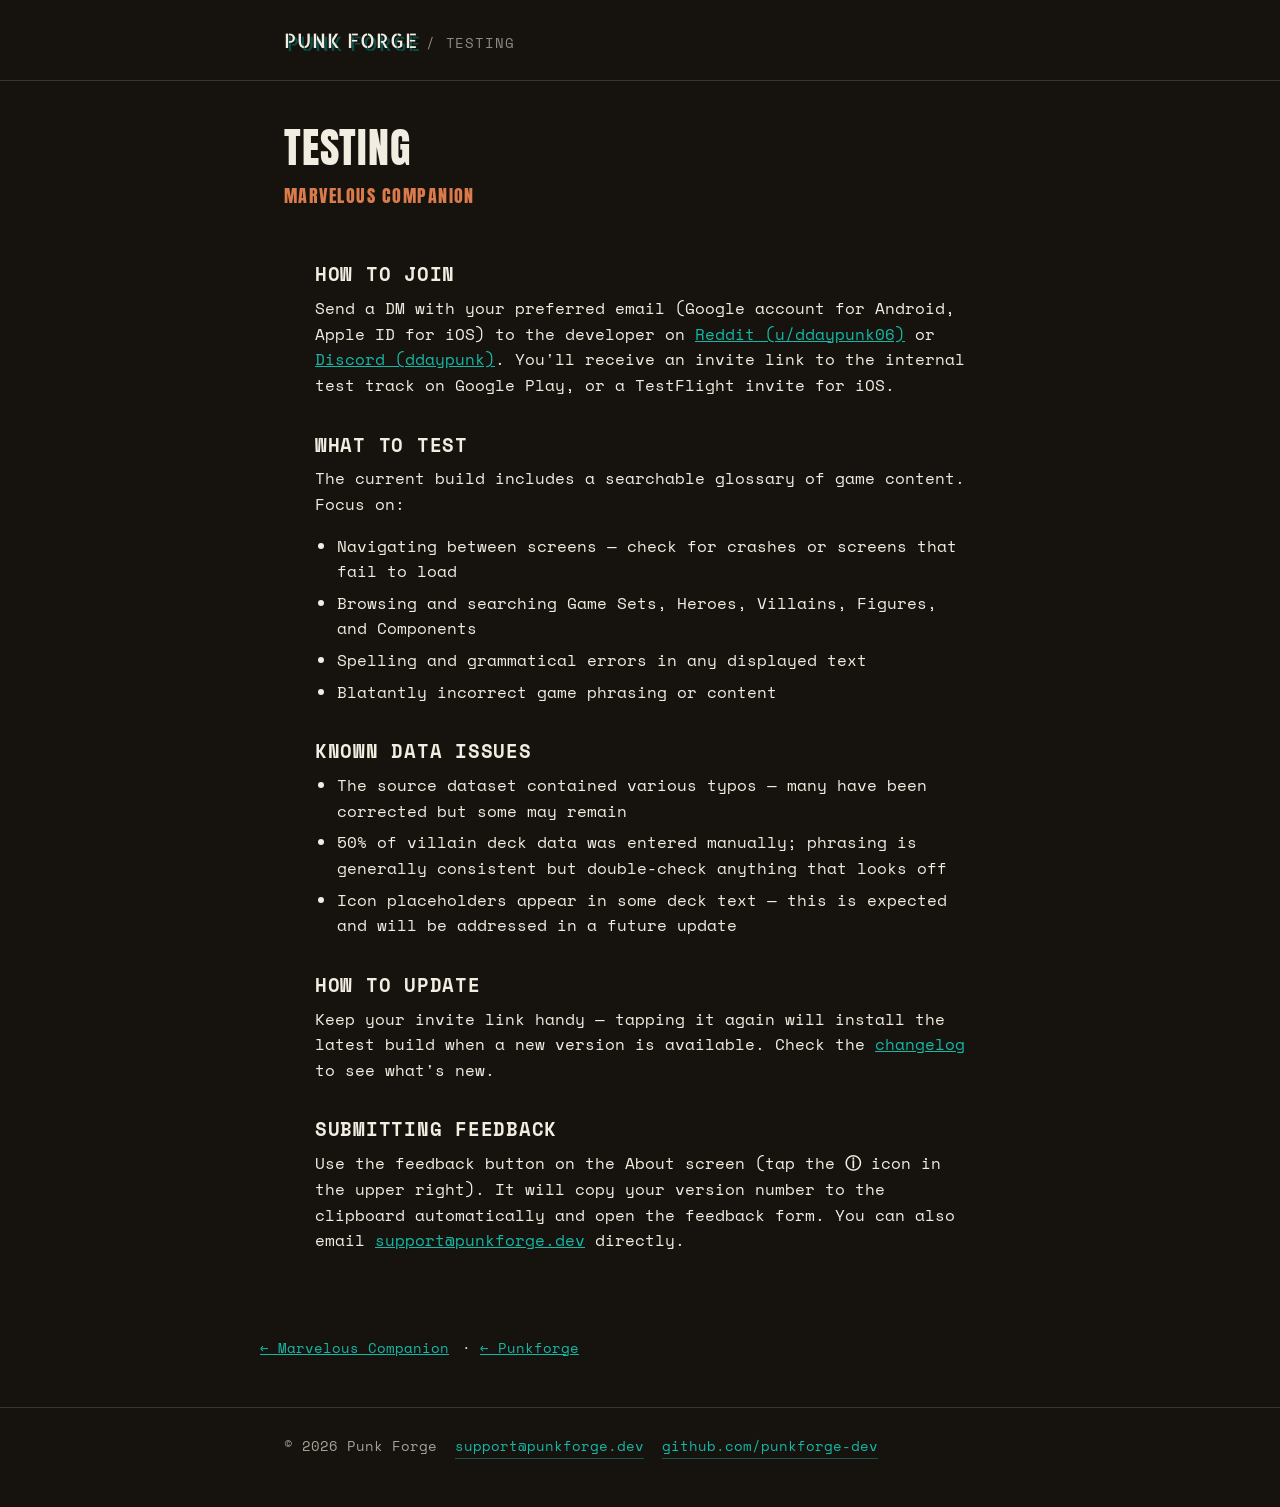
<file: marvelous-companion/testing.html>
<!DOCTYPE html>
<html lang="en">
<head>
<meta charset="UTF-8">
<meta name="viewport" content="width=device-width, initial-scale=1.0">
<title>Testing — Marvelous Companion</title>
<link rel="preconnect" href="https://fonts.googleapis.com">
<link rel="preconnect" href="https://fonts.gstatic.com" crossorigin>
<link href="https://fonts.googleapis.com/css2?family=Allerta+Stencil&family=Anton&family=Space+Mono:wght@400;700&display=swap" rel="stylesheet">
<link rel="icon" type="image/svg+xml" href="/assets/favicon.svg">
<link rel="stylesheet" href="/assets/style.css">
<style>
  .prose section { margin-bottom: 32px; }
</style>
</head>
<body>

  <div class="site-header">
    <div class="wrap">
      <a class="wordmark-sm" href="/">Punk Forge</a><span class="crumb">/ Testing</span>
    </div>
  </div>

  <header class="page-head">
    <div class="wrap">
      <h1>Testing</h1>
      <p class="tagline">Marvelous Companion</p>
    </div>
  </header>

  <main class="prose wrap">

    <section>
      <h3>How to Join</h3>
      <p>Send a DM with your preferred email (Google account for Android, Apple ID for iOS) to the developer on
        <a href="https://www.reddit.com/user/ddaypunk06/">Reddit (u/ddaypunk06)</a> or
        <a href="https://discord.com/users/109119998051504128">Discord (ddaypunk)</a>.
        You'll receive an invite link to the internal test track on Google Play, or a TestFlight invite for iOS.
      </p>
    </section>

    <section>
      <h3>What to Test</h3>
      <p>The current build includes a searchable glossary of game content. Focus on:</p>
      <ul>
        <li>Navigating between screens — check for crashes or screens that fail to load</li>
        <li>Browsing and searching Game Sets, Heroes, Villains, Figures, and Components</li>
        <li>Spelling and grammatical errors in any displayed text</li>
        <li>Blatantly incorrect game phrasing or content</li>
      </ul>
    </section>

    <section>
      <h3>Known Data Issues</h3>
      <ul>
        <li>The source dataset contained various typos — many have been corrected but some may remain</li>
        <li>50% of villain deck data was entered manually; phrasing is generally consistent but double-check anything that looks off</li>
        <li>Icon placeholders appear in some deck text — this is expected and will be addressed in a future update</li>
      </ul>
    </section>

    <section>
      <h3>How to Update</h3>
      <p>Keep your invite link handy — tapping it again will install the latest build when a new version is available. Check the <a href="/marvelous-companion/changelog">changelog</a> to see what's new.</p>
    </section>

    <section>
      <h3>Submitting Feedback</h3>
      <p>Use the feedback button on the About screen (tap the <strong>ⓘ</strong> icon in the upper right). It will copy your version number to the clipboard automatically and open the feedback form. You can also email <a href="mailto:support@punkforge.dev">support@punkforge.dev</a> directly.</p>
    </section>

  </main>

  <p class="back-links wrap"><a href="/marvelous-companion">← Marvelous Companion</a> · <a href="/">← Punkforge</a></p>

  <footer>
    <div class="wrap row">
      <span>&copy; 2026 Punk Forge</span>
      <a href="mailto:support@punkforge.dev">support@punkforge.dev</a>
      <a href="https://github.com/punkforge-dev">github.com/punkforge-dev</a>
    </div>
  </footer>

</body>
</html>
</file>
<file: assets/style.css>
/* Punk Forge shared design system — tokens, fonts, base + reusable components. */

:root {
  --ink-black: #16130f;
  --paper: #efe8d8;
  --paper-dark: #e2d9c4;
  --teal: #14b8a6;
  --teal-dark: #0a4f48;
  --orange: #d97b4a;
  --cream-text: #f2ede1;
  --line: rgba(242, 237, 225, 0.16);
}

* { box-sizing: border-box; }

body {
  margin: 0;
  background: var(--ink-black);
  color: var(--cream-text);
  font-family: 'Space Mono', monospace;
  line-height: 1.6;
}

a { color: var(--teal); }
a:focus-visible, button:focus-visible {
  outline: 2px solid var(--teal);
  outline-offset: 3px;
}

h1 {
  font-family: 'Anton', sans-serif;
  font-weight: 400;
  text-transform: uppercase;
  letter-spacing: 0.02em;
  margin: 0 0 10px;
  font-size: clamp(1.8rem, 5vw, 2.6rem);
  line-height: 1.1;
}

h2 {
  font-family: 'Anton', sans-serif;
  font-weight: 400;
  text-transform: uppercase;
  letter-spacing: 0.02em;
  margin: 0 0 20px;
  font-size: 1.6rem;
}

h3 {
  font-family: 'Space Mono', monospace;
  font-weight: 700;
  text-transform: uppercase;
  letter-spacing: 0.04em;
  margin: 0 0 6px;
}

.wrap {
  max-width: 760px;
  margin: 0 auto;
  padding: 0 24px;
}

/* ---------- Site header (subpages) ---------- */

.site-header {
  padding: 24px 0;
  border-bottom: 1px solid var(--line);
}

.site-header .wordmark-sm {
  font-family: 'Allerta Stencil', sans-serif;
  text-transform: uppercase;
  letter-spacing: 0.05em;
  font-size: 1.25rem;
  color: var(--cream-text);
  text-decoration: none;
  text-shadow: 3px 3px 0 var(--teal-dark);
}
.site-header .wordmark-sm:focus-visible { outline-color: var(--teal); }

.site-header .crumb {
  font-size: 0.85rem;
  color: rgba(242, 237, 225, 0.55);
  margin-left: 8px;
  text-transform: uppercase;
  letter-spacing: 0.06em;
}

/* ---------- Tagline / lede (shared with hero) ---------- */

.tagline {
  font-family: 'Anton', sans-serif;
  font-weight: 400;
  font-size: 1.15rem;
  text-transform: uppercase;
  letter-spacing: 0.08em;
  color: var(--orange);
  margin: 0 0 26px;
}

.lede {
  max-width: 60ch;
  font-size: 1.02rem;
  color: var(--cream-text);
  margin: 0 0 18px;
}

.lede strong { color: var(--teal); }

/* ---------- Sticky-note callout ---------- */

.sticky-note {
  display: inline-block;
  background: var(--orange);
  color: var(--ink-black);
  font-weight: 700;
  font-size: 0.92rem;
  padding: 14px 18px 12px;
  margin-top: 10px;
  transform: rotate(1.6deg);
  box-shadow: 3px 4px 0 rgba(0, 0, 0, 0.3);
  max-width: 46ch;
}
.sticky-note a { color: var(--ink-black); text-decoration: underline; }

/* ---------- Torn-paper divider ---------- */

.torn {
  height: 22px;
  background: var(--paper);
  clip-path: polygon(
    0% 100%, 3% 30%, 7% 100%, 11% 40%, 15% 100%, 19% 20%, 23% 100%,
    27% 45%, 31% 100%, 35% 15%, 39% 100%, 43% 35%, 47% 100%, 51% 25%,
    55% 100%, 59% 40%, 63% 100%, 67% 20%, 71% 100%, 75% 45%, 79% 100%,
    83% 30%, 87% 100%, 91% 15%, 95% 100%, 100% 35%, 100% 100%, 0% 100%
  );
}

/* ---------- Paper content section ---------- */

.paper-section {
  background: var(--paper);
  color: var(--ink-black);
  padding: 52px 0 60px;
}

/* ---------- Rotated taped cards ---------- */

.cards {
  display: grid;
  grid-template-columns: repeat(2, 1fr);
  gap: 18px;
}
@media (max-width: 540px) {
  .cards { grid-template-columns: 1fr; }
}

.card {
  background: var(--ink-black);
  color: var(--cream-text);
  padding: 18px 20px;
  border: 2px solid var(--ink-black);
  display: block;
  text-decoration: none;
}
.card:nth-child(1) { transform: rotate(-1.4deg); }
.card:nth-child(2) { transform: rotate(1deg); }
.card:nth-child(3) { transform: rotate(1.6deg); }
.card:nth-child(4) { transform: rotate(-1deg); }

.card .mark { color: var(--teal); font-weight: 700; }
.card h3 {
  font-family: 'Space Mono', monospace;
  font-size: 1rem;
  color: var(--cream-text);
  margin: 6px 0 6px;
}
.card p { margin: 0; font-size: 0.92rem; color: rgba(242, 237, 225, 0.8); }

/* ---------- App card (tape-strip panel) ---------- */

.app-card {
  background: var(--paper);
  color: var(--ink-black);
  padding: 24px 26px;
  position: relative;
  transform: rotate(-0.8deg);
  box-shadow: 4px 5px 0 rgba(0, 0, 0, 0.4);
}

.app-card::before {
  content: "";
  position: absolute;
  top: -10px;
  left: 32px;
  width: 60px;
  height: 20px;
  background: rgba(255, 255, 255, 0.55);
  transform: rotate(-4deg);
  box-shadow: 0 2px 5px rgba(0, 0, 0, 0.3);
}

.app-card h3 {
  font-family: 'Anton', sans-serif;
  font-weight: 400;
  font-size: 1.5rem;
  color: var(--ink-black);
  margin: 6px 0 6px;
}

.app-card p { margin: 0 0 14px; font-size: 0.95rem; }

.app-links {
  display: flex;
  flex-wrap: wrap;
  gap: 6px 16px;
  font-size: 0.85rem;
  font-weight: 700;
  text-transform: uppercase;
  letter-spacing: 0.04em;
}
.app-links a { color: var(--teal-dark); text-decoration: none; border-bottom: 2px solid var(--teal-dark); }
.app-links a:hover { color: var(--ink-black); border-bottom-color: var(--ink-black); }
.app-links a:focus-visible { outline-color: var(--ink-black); }

/* ---------- Readable content (prose) pages ---------- */

.page-head { padding: 44px 0 8px; }
.page-head .tagline { margin: 0 0 4px; }

.prose {
  max-width: 65ch;
  padding: 8px 0 40px;
}
.prose p { margin: 0 0 16px; }
.prose ul { margin: 6px 0 16px; padding-left: 22px; }
.prose li { margin-bottom: 6px; }
.prose h3 { margin-top: 30px; color: var(--cream-text); }
.prose .meta { color: rgba(242, 237, 225, 0.6); font-size: 0.9rem; margin: 0 0 10px; }
.prose em { color: rgba(242, 237, 225, 0.75); }

.back-links {
  padding: 10px 0 48px;
  font-size: 0.9rem;
}
.back-links a { margin-right: 4px; }

/* ---------- Footer ---------- */

footer {
  background: var(--ink-black);
  border-top: 1px solid var(--line);
  padding: 28px 0 48px;
  font-size: 0.85rem;
  color: rgba(242, 237, 225, 0.65);
}
footer a { color: var(--teal); text-decoration: none; border-bottom: 1px solid rgba(20, 184, 166, 0.4); }
footer a:hover { border-bottom-color: var(--teal); }
footer .row {
  display: flex;
  flex-wrap: wrap;
  gap: 8px 18px;
  align-items: center;
}

@media (prefers-reduced-motion: reduce) {
  * { transition: none !important; }
}
</file>
